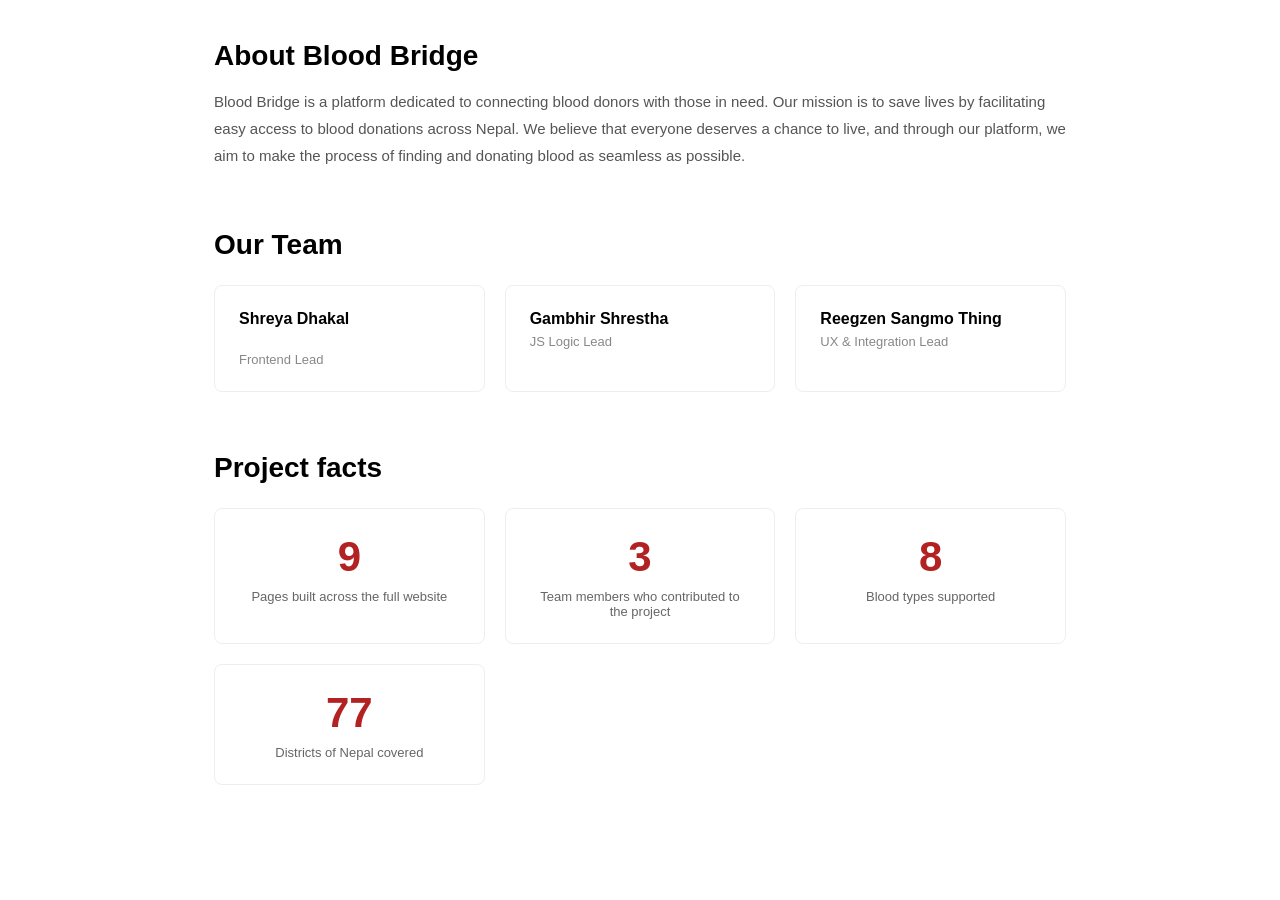
<file: about.html>
<!DOCTYPE html> 
<html lang="en">   
<head> 
  <meta charset="UTF-8"> 
  <meta name="viewport" content="width=device-width, initial-scale=1.0"> 
  <title>About Us</title> 
  <link rel="stylesheet" href="style.css">
  <style>
  body {
  background-image: url('https://img.magnific.com/free-vector/hand-painted-pastel-blue-alcohol-ink-design-background_1048-21392.jpg?semt=ais_hybrid&w=740&q=80');
  background-size: cover;
  background-position: center;
  background-repeat: no-repeat;
}
</style>    
</head>
<body>
    <div class="purpose">
        <h2>About Blood Bridge</h2>
        <p>Blood Bridge is a platform dedicated to connecting blood donors with those in need. Our mission is to save lives by facilitating easy access to blood donations across Nepal. We believe that everyone deserves a chance to live, and through our platform, we aim to make the process of finding and donating blood as seamless as possible.</p>
    </div>
    <section id="team">
        <h2>Our Team</h2>
        <div class="team-grid">
        <div class="team-member">
            <h3>Shreya Dhakal</h3><br>
            <p>Frontend Lead</p>
        </div>
        <div class="team-member">
            <h3>Gambhir Shrestha</h3>
            <p>JS Logic Lead</p>
        </div>
        <div class="team-member">
            <h3>Reegzen Sangmo Thing</h3>
            <p>UX & Integration Lead</p>
        </div>
    </section>
    <div class="Project">
        <h2>Project facts</h2>
        <div class="facts-grid">
       <div class="fact-card">
  <h1>9</h1>
  <p>Pages built across the full website</p>
</div>
<div class="fact-card">
  <h1>3</h1>
  <p>Team members who contributed to the project</p>
</div>
<div class="fact-card">
  <h1>8</h1>
  <p>Blood types supported</p>
</div>
<div class="fact-card">
  <h1>77</h1>
  <p>Districts of Nepal covered</p>
</div>
    </div>
</body>
</html>
</file>
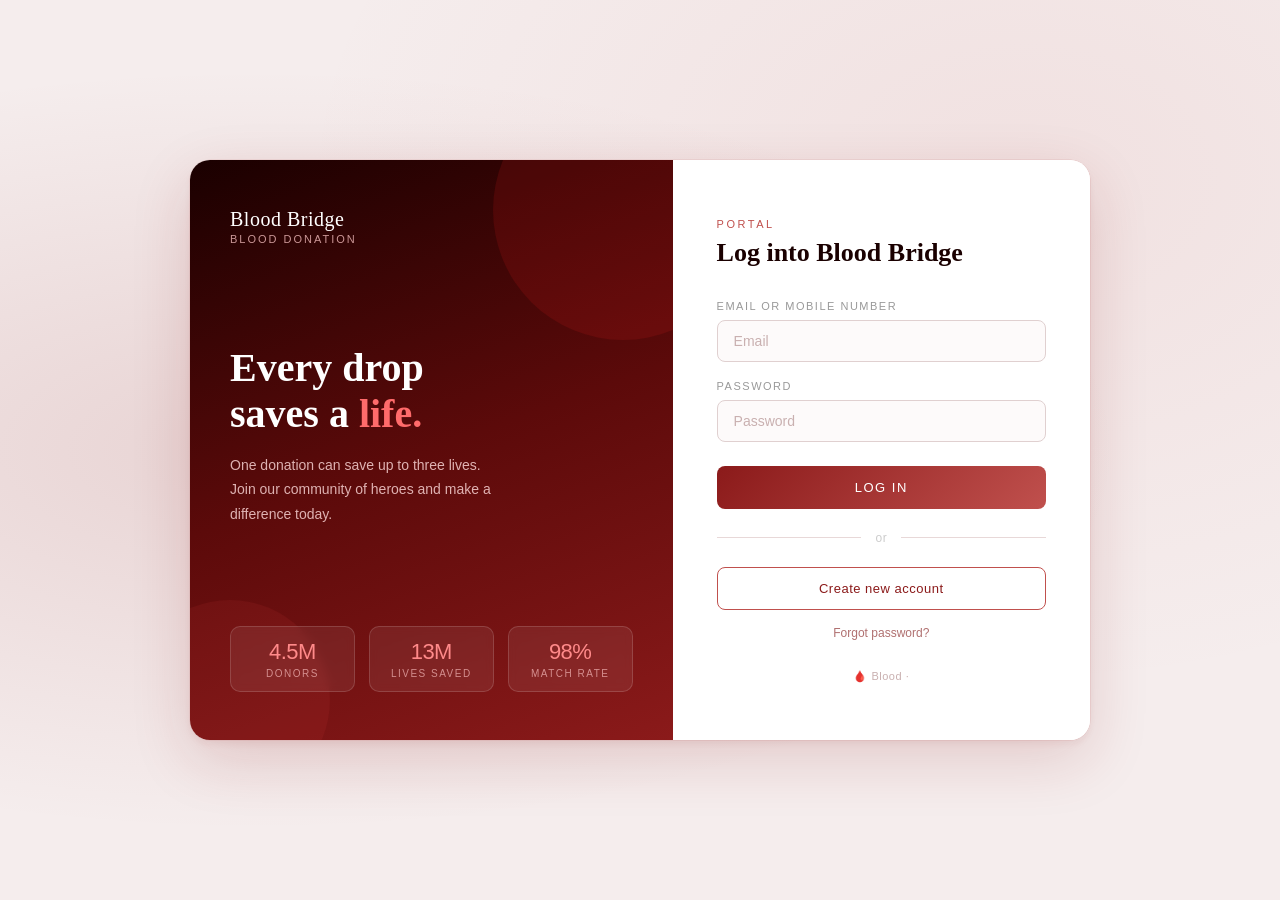
<file: login.html>
<!DOCTYPE html>
<html lang="en">
<head>
  <meta charset="UTF-8" />
  <meta name="viewport" content="width=device-width, initial-scale=1.0"/>
  <title>LifeGive — Blood Donation </title>

  <link rel="stylesheet" href="login.css"/>
</head>
<body>

  <div class="page-bg">
    <div class="fb-wrap">

      <!-- LEFT PANEL -->
      <div class="left-panel">
        <div class="logo-area">
          <div class="logo-text">
            <div class="brand">Blood Bridge</div>
            <div class="sub">Blood Donation</div>
          </div>
        </div>

        <div class="hero-copy">
          <h1>Every drop<br>saves a <span>life.</span></h1>
          <p>One donation can save up to three lives. Join our community of heroes and make a difference today.</p>
        </div>

        <div class="stats-row">
          <div class="stat-box">
            <div class="num">4.5M</div>
            <div class="lbl">Donors</div>
          </div>
          <div class="stat-box">
            <div class="num">13M</div>
            <div class="lbl">Lives saved</div>
          </div>
          <div class="stat-box">
            <div class="num">98%</div>
            <div class="lbl">Match rate</div>
          </div>
        </div>
      </div>

      <!-- RIGHT PANEL -->
      <div class="right-panel">
        <div class="right-header">
          <p class="greet"> Portal</p>
          <h2>Log into Blood Bridge</h2>
        </div>

        <form class="login-form" onsubmit="return false;">
          <div class="field-group">
            <label for="email">Email or mobile number</label>
            <input id="email" type="text" placeholder="Email">
          </div>

          <div class="field-group">
            <label for="password">Password</label>
            <input id="password" type="password" placeholder="Password"/>
          </div>

          <button class="btn-login" type="submit">Log in</button>
        </form>

        <div class="divider"><span>or</span></div>

        <button class="btn-register">Create new account</button>

        <p class="forgot">Forgot password?</p>

        <div class="meta-footer">🩸 Blood &middot; </div>
      </div>

    </div>
  </div>

</body>
</html>
</file>
<file: style.css>
*{
  margin: 0;
  padding: 0;
  font-family: Arial, sans-serif;
  box-sizing: border-box; /* Added to keep dimensions accurate */
}

header{
  width: 100%;
  background-image: url('https://t3.ftcdn.net/jpg/01/91/87/42/360_F_191874216_tsIiW1IzfVZFykipsiS8p9dhrSXrPf18.jpg');
  background-position: center;
  background-size: cover;
  min-height: 100vh; /* Changed from height to min-height to prevent content overflow */
  font-family: sans-serif;
  display: flex;
  flex-direction: column;
}

nav{
  width: 100%;
  min-height: 100px; /* Changed from fixed height to allow expansion */
  color: black;
  display: flex;
  justify-content: space-around;
  align-items: center;
  flex-wrap: wrap; /* Allows navigation to wrap on smaller tablet screens */
  padding: 20px; /* Added fallback spacing */
}

.logo{
  font-size: 2em;
  letter-spacing: 2px;
  color: black;
  display: flex;
  align-items: center;
}

.menu a{
  text-decoration: none;
  color: black;
  padding: 10px;
  font-size: 20px;
}

.menu a:hover{
  background-color: #FFFDD0;
  color: black;
  border-radius: 5px;
  transition: 0.3s;
}

.Emergency a{
  text-decoration: none;
  color: black;
  font-size: 20px;
  background-color: crimson;
  padding: 10px;
  border-radius: 5px;
}

/* Made hero layout flexible using flexbox instead of absolute positioning */
.hero{
  width: 90%; /* Forces standard boundary margins on mobile devices */
  max-width: 650px;
  margin: auto; /* Centers perfectly in the remaining flex space */
  padding: 40px 0;
  text-align: center;
  color: black;
}

.hero span{
  font-size: 1.2em;
  letter-spacing: 2px;
}

.hero h1{
  font-size: 3em;
  margin: 20px 0;
}

.hero p{
  font-size: 1.2em;
  line-height: 1.5;
}

.hero a{
  display: inline-block;
  margin-top: 20px;
  padding: 10px 20px;
  background-color: crimson;
  color: white;
  text-decoration: none;
  font-size: 1.2em;
  border-radius: 5px;
}

/* --- Mobile Breakpoint (Phones under 768px wide) --- */
@media (max-width: 768px) {
  nav {
    flex-direction: column; /* Stacks navigation vertical */
    gap: 15px; /* Adds clean spacing between wrapped items */
  }

  .menu {
    display: flex;
    flex-wrap: wrap;
    justify-content: center;
    gap: 5px;
  }

  .menu a {
    font-size: 16px; /* Shrinks links for mobile viewports */
    padding: 8px;
  }

  .Emergency a {
    font-size: 16px;
  }

  .hero h1 {
    font-size: 2.2em; /* Prevents long heading strings from truncating */
  }

  .hero p {
    font-size: 1em;
  }
}
body {
  font-family: Arial, sans-serif;
  max-width: 900px;
  margin: 0 auto;
  padding: 40px 24px;
}

.purpose {
  margin-bottom: 60px;
}

.purpose h2 {
  font-size: 28px;
  margin-bottom: 16px;
}

.purpose p {
  font-size: 15px;
  line-height: 1.8;
  color: #555;
}

#team {
  margin-bottom: 60px;
}

#team h2 {
  font-size: 28px;
  margin-bottom: 24px;
}

.team-grid {
  display: grid;
  grid-template-columns: repeat(3, 1fr);
  gap: 20px;
}

.team-member {
  border: 1px solid #eee;
  border-radius: 8px;
  padding: 24px;
  transition: background 0.3s,transform 0.3s;
}

.team-member:hover {
  background: #FDF6E3;
  transform: translateY(-5px);
}

.team-member h3 {
  font-size: 16px;
  margin-bottom: 6px;
}

.team-member p {
  font-size: 13px;
  color: #888;

}

.Project {
  margin-bottom: 60px;
}

.Project h2 {
  font-size: 28px;
  margin-bottom: 24px;
}

.facts-grid {
  display: grid;
  grid-template-columns: repeat(3, 1fr);
  gap: 20px;
}

.fact-card {
  border: 1px solid #eee;
  border-radius: 8px;
  padding: 24px;
  text-align: center;
  transition: background 0.3s, transform 0.3s;
}

.fact-card:hover {
  background: #FDF6E3;
  transform: translateY(-5px);
}

.fact-card h1 {
  font-size: 42px;
  color: #B22222;
  margin-bottom: 8px;
}

.fact-card p {
  font-size: 13px;
  color: #666;
}
</file>
<file: login.css>
*, *::before, *::after {
  box-sizing: border-box;
  margin: 0;
  padding: 0;
}

body {
  font-family: 'DM Sans', sans-serif;
  background: #f5eded;
  min-height: 100vh;
  display: flex;
  align-items: center;
  justify-content: center;
}

/* ── Page background ── */
.page-bg {
  width: 100%;
  min-height: 100vh;
  display: flex;
  align-items: center;
  justify-content: center;
  padding: 32px 16px;
  background:
    radial-gradient(ellipse at 20% 50%, rgba(139,26,26,0.12) 0%, transparent 60%),
    radial-gradient(ellipse at 80% 20%, rgba(192,80,77,0.08) 0%, transparent 50%),
    #f5eded;
}

/* ── Main card ── */
.fb-wrap {
  display: flex;
  width: 100%;
  max-width: 900px;
  min-height: 580px;
  border-radius: 20px;
  overflow: hidden;
  box-shadow:
    0 4px 6px rgba(139,26,26,0.06),
    0 20px 60px rgba(139,26,26,0.16),
    0 0 0 0.5px rgba(200,100,100,0.2);
  background: #fff;
}

/* ============================================
   LEFT PANEL
   ============================================ */
.left-panel {
  flex: 1.1;
  background: linear-gradient(160deg, #1a0000 0%, #5c0a0a 50%, #8b1a1a 100%);
  padding: 48px 40px;
  position: relative;
  display: flex;
  flex-direction: column;
  justify-content: space-between;
  overflow: hidden;
}

/* Decorative glow circles */
.left-panel::before {
  content: '';
  position: absolute;
  top: -80px;
  right: -80px;
  width: 260px;
  height: 260px;
  border-radius: 50%;
  background: rgba(220, 30, 30, 0.15);
  pointer-events: none;
}

.left-panel::after {
  content: '';
  position: absolute;
  bottom: -60px;
  left: -60px;
  width: 200px;
  height: 200px;
  border-radius: 50%;
  background: rgba(255, 80, 80, 0.08);
  pointer-events: none;
}

/* ── Logo ── */
.logo-area {
  display: flex;
  align-items: center;
  gap: 14px;
  position: relative;
  z-index: 2;
}

.logo-svg {
  width: 52px;
  height: 52px;
  flex-shrink: 0;
}

.logo-text {
  color: #fff;
  line-height: 1.1;
}

.logo-text .brand {
  font-family: 'Playfair Display', serif;
  font-size: 20px;
  letter-spacing: 0.5px;
}

.logo-text .sub {
  font-size: 11px;
  letter-spacing: 2px;
  text-transform: uppercase;
  color: rgba(255, 200, 200, 0.75);
  font-family: 'DM Sans', sans-serif;
  font-weight: 300;
  margin-top: 3px;
}

/* ── Hero copy ── */
.hero-copy {
  position: relative;
  z-index: 2;
}

.hero-copy h1 {
  font-family: 'Playfair Display', serif;
  font-size: 40px;
  line-height: 1.15;
  color: #fff;
  margin-bottom: 16px;
}

.hero-copy h1 span {
  color: #ff6b6b;
}

.hero-copy p {
  font-size: 14px;
  color: rgba(255, 220, 220, 0.8);
  line-height: 1.75;
  max-width: 280px;
  font-weight: 300;
}

/* ── Stats row ── */
.stats-row {
  display: flex;
  gap: 14px;
  position: relative;
  z-index: 2;
}

.stat-box {
  flex: 1;
  background: rgba(255, 255, 255, 0.07);
  border: 0.5px solid rgba(255, 255, 255, 0.15);
  border-radius: 10px;
  padding: 12px 10px;
  text-align: center;
  backdrop-filter: blur(4px);
}

.stat-box .num {
  font-size: 22px;
  font-weight: 500;
  color: #ff8a8a;
  letter-spacing: -0.5px;
}

.stat-box .lbl {
  font-size: 10px;
  color: rgba(255, 200, 200, 0.65);
  text-transform: uppercase;
  letter-spacing: 1.5px;
  margin-top: 3px;
  font-weight: 300;
}

/* ============================================
   RIGHT PANEL
   ============================================ */
.right-panel {
  flex: 0.9;
  background: #fff;
  padding: 52px 44px;
  display: flex;
  flex-direction: column;
  justify-content: center;
}

/* ── Header ── */
.right-header {
  margin-bottom: 32px;
}

.right-header .greet {
  font-size: 11px;
  color: #c0504d;
  text-transform: uppercase;
  letter-spacing: 2.5px;
  font-weight: 500;
  margin-bottom: 8px;
}

.right-header h2 {
  font-family: 'Playfair Display', serif;
  font-size: 26px;
  color: #1a0000;
  font-weight: 700;
}

/* ── Form ── */
.login-form {
  display: flex;
  flex-direction: column;
}

.field-group {
  margin-bottom: 18px;
}

.field-group label {
  display: block;
  font-size: 11px;
  text-transform: uppercase;
  letter-spacing: 1.5px;
  color: #999;
  font-weight: 500;
  margin-bottom: 8px;
}

.field-group input {
  width: 100%;
  padding: 12px 16px;
  border: 0.5px solid #e0d0d0;
  border-radius: 8px;
  font-size: 14px;
  font-family: 'DM Sans', sans-serif;
  color: #1a0000;
  background: #fdfafa;
  outline: none;
  transition: border-color 0.2s, background 0.2s, box-shadow 0.2s;
}

.field-group input:hover {
  border-color: #d09090;
}

.field-group input:focus {
  border-color: #c0504d;
  background: #fff;
  box-shadow: 0 0 0 3px rgba(192, 80, 77, 0.1);
}

.field-group input::placeholder {
  color: #c9b0b0;
}

/* ── Login button ── */
.btn-login {
  width: 100%;
  padding: 14px;
  background: linear-gradient(135deg, #8b1a1a 0%, #c0504d 100%);
  color: #fff;
  border: none;
  border-radius: 8px;
  font-size: 13px;
  font-family: 'DM Sans', sans-serif;
  font-weight: 500;
  letter-spacing: 1.5px;
  text-transform: uppercase;
  cursor: pointer;
  margin-top: 6px;
  transition: opacity 0.2s, transform 0.15s;
}

.btn-login:hover {
  opacity: 0.9;
}

.btn-login:active {
  transform: scale(0.985);
}

/* ── Divider ── */
.divider {
  display: flex;
  align-items: center;
  gap: 14px;
  margin: 22px 0;
  color: #ccc;
  font-size: 12px;
  letter-spacing: 0.5px;
}

.divider::before,
.divider::after {
  content: '';
  flex: 1;
  height: 0.5px;
  background: #e8d8d8;
}

/* ── Register button ── */
.btn-register {
  width: 100%;
  padding: 13px;
  background: transparent;
  color: #8b1a1a;
  border: 1px solid #c0504d;
  border-radius: 8px;
  font-size: 13px;
  font-family: 'DM Sans', sans-serif;
  font-weight: 500;
  letter-spacing: 0.5px;
  cursor: pointer;
  transition: background 0.2s, color 0.2s;
}

.btn-register:hover {
  background: #fdf5f5;
  color: #6b1010;
}

/* ── Forgot password ── */
.forgot {
  text-align: center;
  margin-top: 16px;
  font-size: 12px;
  color: #b07070;
  cursor: pointer;
  transition: color 0.2s;
  user-select: none;
}

.forgot:hover {
  color: #8b1a1a;
}

/* ── Footer ── */
.meta-footer {
  margin-top: 30px;
  text-align: center;
  font-size: 11px;
  color: #c9b0b0;
  letter-spacing: 0.5px;
}

@media (max-width: 680px) {
  .fb-wrap {
    flex-direction: column;
    min-height: unset;
    border-radius: 16px;
  }

  .left-panel {
    padding: 36px 28px;
    gap: 28px;
  }

  .hero-copy h1 {
    font-size: 30px;
  }

  .hero-copy p {
    max-width: 100%;
  }

  .right-panel {
    padding: 36px 28px;
  }

  .stats-row {
    gap: 10px;
  }

  .stat-box .num {
    font-size: 18px;
  }
}

@media (max-width: 400px) {
  .left-panel {
    padding: 28px 20px;
  }

  .right-panel {
    padding: 28px 20px;
  }

  .hero-copy h1 {
    font-size: 26px;
  }
}
</file>
